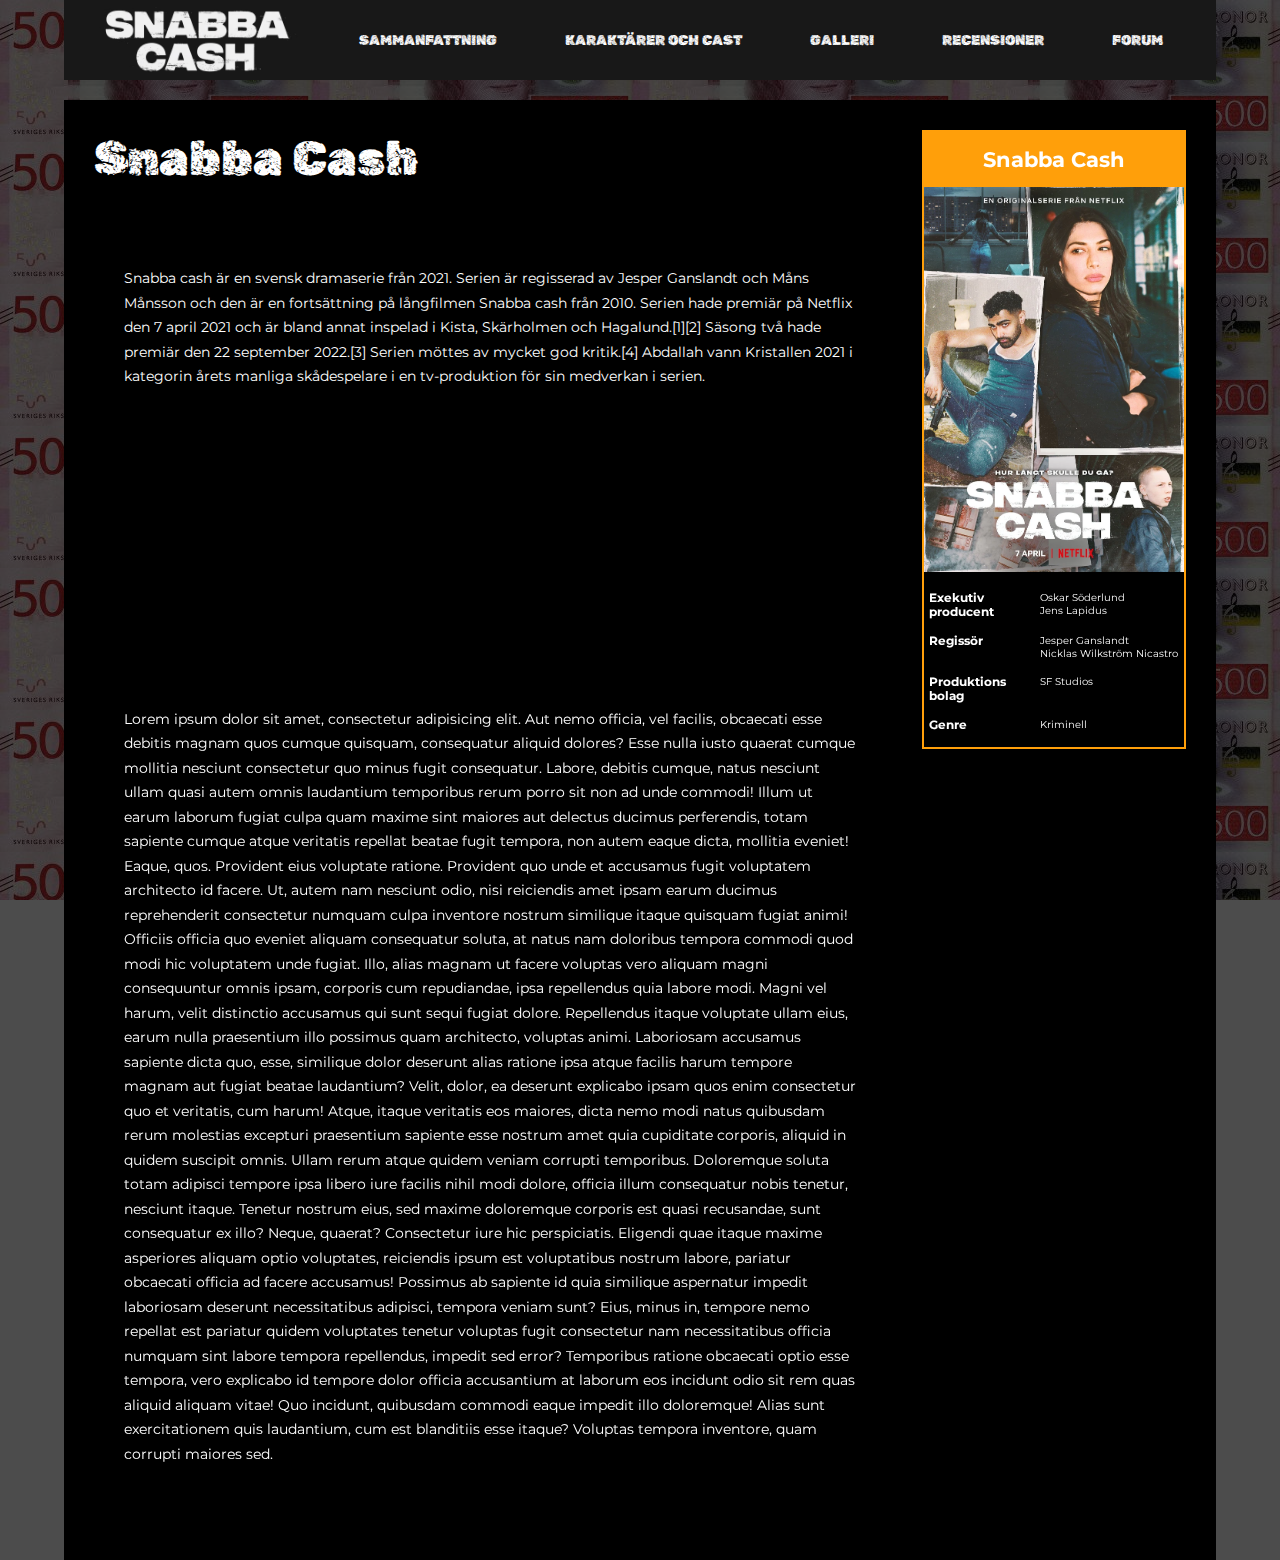
<file: index.html>
<!DOCTYPE html> 
<html lang="en">
    <head>
        <meta charset="UTF-8">
        <meta name="viewport" content="width=device-width, initial-scale=1.0">
        <meta name="keywords" content="HTML, CSS">
        <meta name="description" content="Snabba Cash">
        <link rel="stylesheet" href="css/style.css">
        <link rel="preconnect" href="https://fonts.googleapis.com">
        <link rel="preconnect" href="https://fonts.gstatic.com" crossorigin>
        <link href="https://fonts.googleapis.com/css2?family=Montserrat:wght@400;600&family=Rubik+Distressed&display=swap" rel="stylesheet">
        
        <title>Hem - Snabba Cash</title>
        <link rel="icon" href="./media/img/icon.png">
    </head>


    <body>

        <div class="nav-container"> <!--Container for navigation bar-->

            <nav class="nav">

                <a id="nav-logo" href="./index.html"> <!--Logo /w anchor-->
                    <img id="logo" src="./media/img/logo-transparent.png" alt="Snabba Cash logo">
                </a>

                <div class="menu-toggle" id="menu"> <!--Hamburger bar menu-->
                    <span class="hamburger-bar"></span>
                    <span class="hamburger-bar"></span>
                    <span class="hamburger-bar"></span>
                </div>

                <ul class="btn-container"> <!--List/container for btns-->
                    <li><a href="./plot.html" class="nav-btn">SAMMANFATTNING</a></li>
                    <li><a href="./characters.html" class="nav-btn">KARAKTÄRER OCH CAST</a></li>
                    <li><a href="./gallery.html" class="nav-btn">GALLERI</a></li>
                    <li><a href="./reviews.html" class="nav-btn">RECENSIONER</a></li>
                    <li><a href="./forum.html" class="nav-btn">FORUM</a></li>
                </ul>

            </nav>
    
        </div>
        

        <div class="content-container"> <!--Page content-->

            <div class="content">

                <h1 class="master-title">Snabba Cash</h1>
                
                <main class="main-content-index">
                    <p class="format-article-text" id="article-index">
                            Snabba cash är en svensk dramaserie från 2021. Serien är regisserad av Jesper Ganslandt och Måns Månsson och den är en fortsättning på långfilmen Snabba cash från 2010. Serien hade premiär på Netflix den 7 april 2021 och är bland annat inspelad i Kista, Skärholmen och Hagalund.[1][2] Säsong två hade premiär den 22 september 2022.[3]

                            Serien möttes av mycket god kritik.[4] Abdallah vann Kristallen 2021 i kategorin årets manliga skådespelare i en tv-produktion för sin medverkan i serien.
                    </p>
                    <iframe id="video-season1" class="trailer-frame" width="100%" height="100%" src="https://www.youtube.com/embed/yHFBsGdIBzs" title="Snabba Cash | Official Trailer | Netflix" frameborder="0" allow="accelerometer; autoplay; clipboard-write; encrypted-media; gyroscope; picture-in-picture" allowfullscreen></iframe>
                    <iframe id="video-season2" class="trailer-frame" width="100%" height="100%" src="https://www.youtube.com/embed/6UBogcztd2A" title="Snabba cash: Säsong 2 | Officiell trailer | Netflix" frameborder="0" allow="accelerometer; autoplay; clipboard-write; encrypted-media; gyroscope; picture-in-picture" allowfullscreen></iframe>
                    <p class="format-article-text" id="subarticle-index">Lorem ipsum dolor sit amet, consectetur adipisicing elit. Aut nemo officia, vel facilis, obcaecati esse debitis magnam quos cumque quisquam, consequatur aliquid dolores? Esse nulla iusto quaerat cumque mollitia nesciunt consectetur quo minus fugit consequatur. Labore, debitis cumque, natus nesciunt ullam quasi autem omnis laudantium temporibus rerum porro sit non ad unde commodi! Illum ut earum laborum fugiat culpa quam maxime sint maiores aut delectus ducimus perferendis, totam sapiente cumque atque veritatis repellat beatae fugit tempora, non autem eaque dicta, mollitia eveniet! Eaque, quos. Provident eius voluptate ratione. Provident quo unde et accusamus fugit voluptatem architecto id facere. Ut, autem nam nesciunt odio, nisi reiciendis amet ipsam earum ducimus reprehenderit consectetur numquam culpa inventore nostrum similique itaque quisquam fugiat animi! Officiis officia quo eveniet aliquam consequatur soluta, at natus nam doloribus tempora commodi quod modi hic voluptatem unde fugiat. Illo, alias magnam ut facere voluptas vero aliquam magni consequuntur omnis ipsam, corporis cum repudiandae, ipsa repellendus quia labore modi. Magni vel harum, velit distinctio accusamus qui sunt sequi fugiat dolore. Repellendus itaque voluptate ullam eius, earum nulla praesentium illo possimus quam architecto, voluptas animi. Laboriosam accusamus sapiente dicta quo, esse, similique dolor deserunt alias ratione ipsa atque facilis harum tempore magnam aut fugiat beatae laudantium? Velit, dolor, ea deserunt explicabo ipsam quos enim consectetur quo et veritatis, cum harum! Atque, itaque veritatis eos maiores, dicta nemo modi natus quibusdam rerum molestias excepturi praesentium sapiente esse nostrum amet quia cupiditate corporis, aliquid in quidem suscipit omnis. Ullam rerum atque quidem veniam corrupti temporibus. Doloremque soluta totam adipisci tempore ipsa libero iure facilis nihil modi dolore, officia illum consequatur nobis tenetur, nesciunt itaque. Tenetur nostrum eius, sed maxime doloremque corporis est quasi recusandae, sunt consequatur ex illo? Neque, quaerat? Consectetur iure hic perspiciatis. Eligendi quae itaque maxime asperiores aliquam optio voluptates, reiciendis ipsum est voluptatibus nostrum labore, pariatur obcaecati officia ad facere accusamus! Possimus ab sapiente id quia similique aspernatur impedit laboriosam deserunt necessitatibus adipisci, tempora veniam sunt? Eius, minus in, tempore nemo repellat est pariatur quidem voluptates tenetur voluptas fugit consectetur nam necessitatibus officia numquam sint labore tempora repellendus, impedit sed error? Temporibus ratione obcaecati optio esse tempora, vero explicabo id tempore dolor officia accusantium at laborum eos incidunt odio sit rem quas aliquid aliquam vitae! Quo incidunt, quibusdam commodi eaque impedit illo doloremque! Alias sunt exercitationem quis laudantium, cum est blanditiis esse itaque? Voluptas tempora inventore, quam corrupti maiores sed.</p>
                </main>

                <aside class="info-bar-container"> <!--Info bar (orange outline)-->
                    <div class="info-bar">
                        <h2 class="info-bar-title">Snabba Cash</h2>
                        <img id="cover" src="./media/img/cover.webp" alt="Movie cover">
                        <div class="info-row">
                            <h3 class="info-role">Exekutiv producent</h3>
                            <div class="info-role-exec">
                                <p>Oskar Söderlund</p>
                                <p>Jens Lapidus</p>
                            </div>
                        </div>
                        <div class="info-row">
                            <h3 class="info-role">Regissör</h3>
                            <div class="info-role-exec">
                                <p>Jesper Ganslandt</p>
                                <p>Nicklas Wilkström Nicastro</p>
                            </div>
                        </div>
                        <div class="info-row">
                            <h3 class="info-role">Produktions bolag</h3>
                            <div class="info-role-exec">
                                <p>SF Studios</p>
                            </div>
                        </div>

                        <div class="info-row">
                            <h3 class="info-role">Genre</h3>
                            <div class="info-role-exec">
                                <p>Kriminell</p>
                            </div>
                        </div>
                        
                    </div>
                </aside>
            </div>
        </div>
        
        <div class="footer-container">

        </div>
        


        <script src="./js/app.js"></script>
    </body>
</html>
</file>
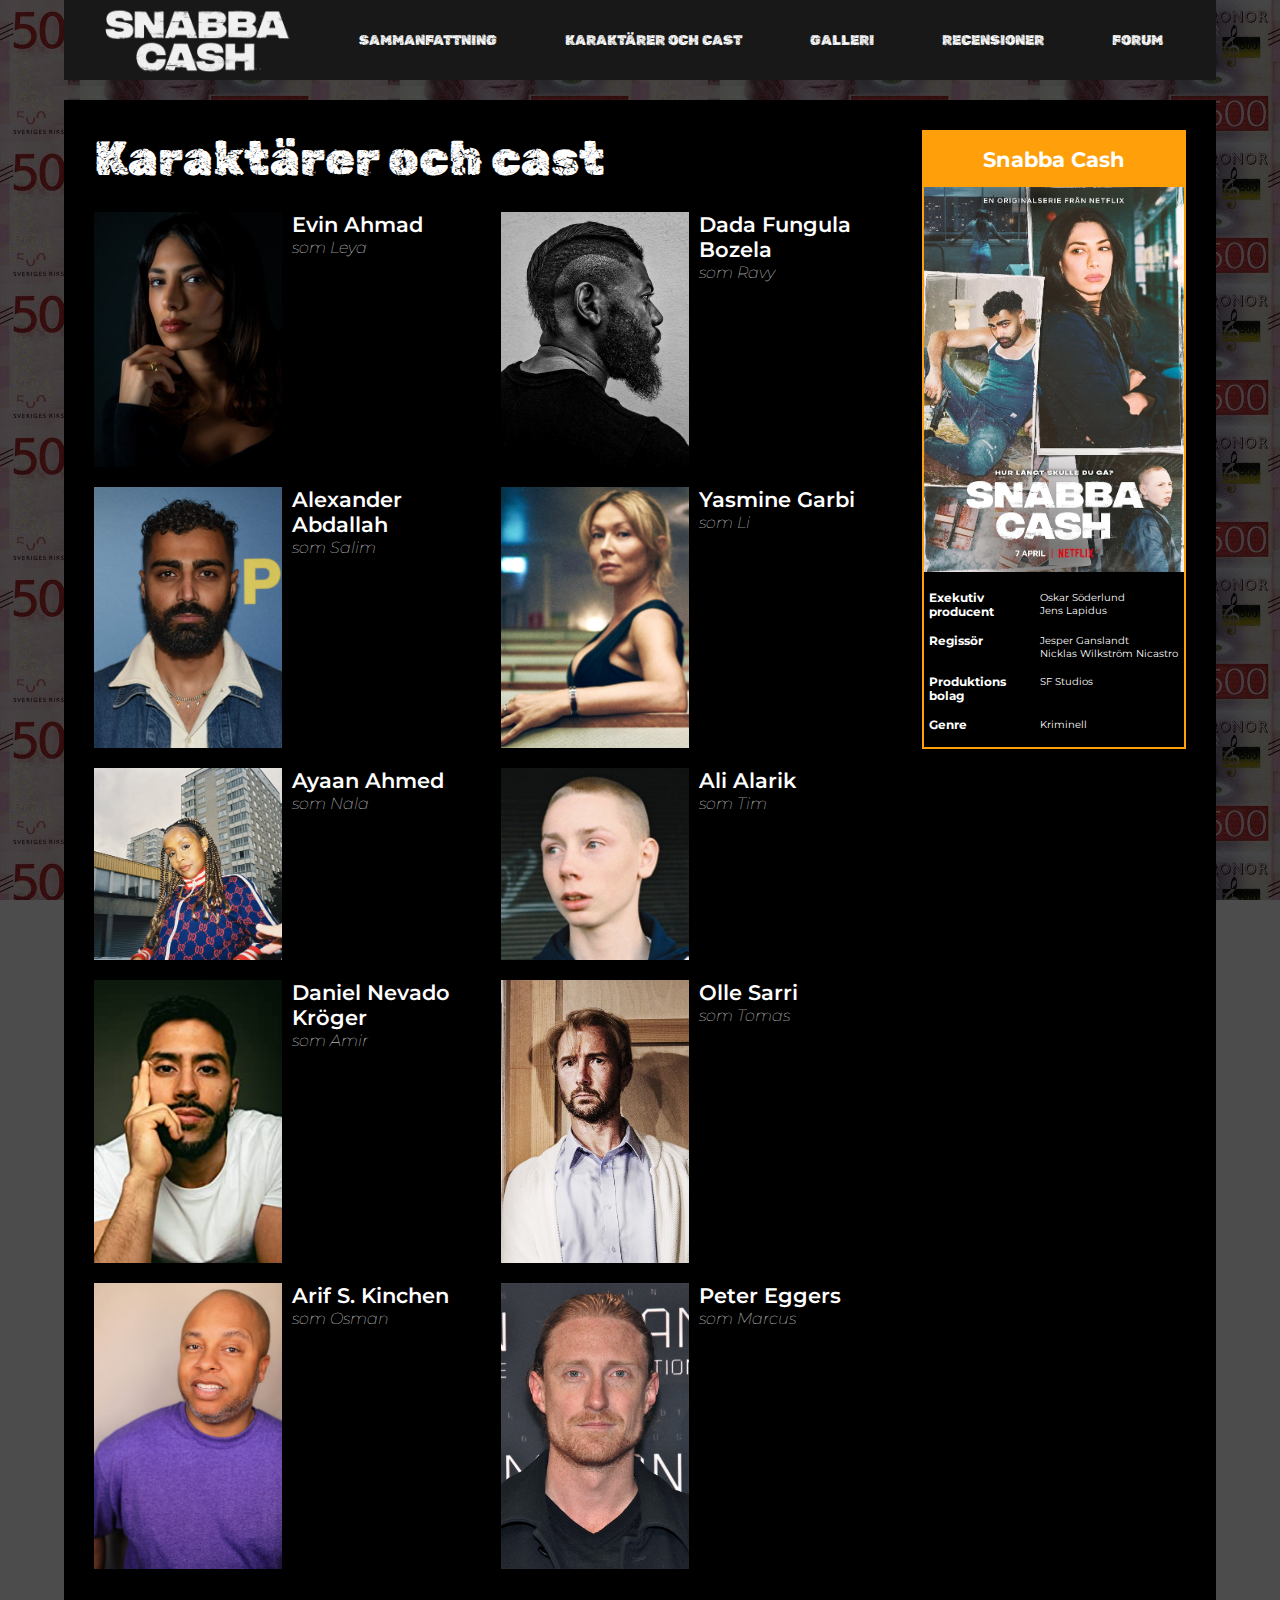
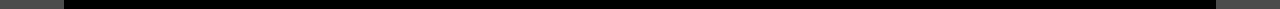
<file: characters.html>
<!DOCTYPE html> 
<html lang="en">
    <head>
        <meta charset="UTF-8">
        <meta name="viewport" content="width=device-width, initial-scale=1.0">
        <meta name="keywords" content="HTML, CSS">
        <meta name="description" content="Snabba Cash">
        <link rel="stylesheet" href="css/style.css">
        <link rel="preconnect" href="https://fonts.googleapis.com">
        <link rel="preconnect" href="https://fonts.gstatic.com" crossorigin>
        <link href="https://fonts.googleapis.com/css2?family=Montserrat:wght@400;600&family=Rubik+Distressed&display=swap" rel="stylesheet">
        
        <title>Karaktärer - Snabba Cash</title>
        <link rel="icon" href="./media/img/icon.png">
    </head>


    <body>

        <div class="nav-container"> <!--Container for navigation bar-->

            <nav class="nav">

                <a id="nav-logo" href="./index.html"> <!--Logo /w anchor-->
                    <img id="logo" src="./media/img/logo-transparent.png" alt="Snabba Cash logo">
                </a>

                <div class="menu-toggle" id="menu"> <!--Hamburger bar menu-->
                    <span class="hamburger-bar"></span>
                    <span class="hamburger-bar"></span>
                    <span class="hamburger-bar"></span>
                </div>

                <ul class="btn-container"> <!--List/container for btns-->
                    <li><a href="./plot.html" class="nav-btn">SAMMANFATTNING</a></li>
                    <li><a href="./characters.html" class="nav-btn">KARAKTÄRER OCH CAST</a></li>
                    <li><a href="./gallery.html" class="nav-btn">GALLERI</a></li>
                    <li><a href="./reviews.html" class="nav-btn">RECENSIONER</a></li>
                    <li><a href="./forum.html" class="nav-btn">FORUM</a></li>
                </ul>

            </nav>
    
        </div>
        

        <div class="content-container"> <!--Page content-->

            <div class="content">

                <h1 class="master-title">Karaktärer och cast</h1>
                
                <main class="main-content-characters">
                    <div class="character-info">
                        <div class="character-img-container">
                            <img src="./media/img/cast/leya.jpg" alt="Leya">
                        </div>
                        <div class="character-name-container">
                            <h2>Evin Ahmad</h2>
                            <h3>som Leya</h3>
                        </div>
                    </div>

                    <div class="character-info">
                        <div class="character-img-container">
                            <img src="./media/img/cast/ravy.jpg" alt="Ravy">
                        </div>
                        <div class="character-name-container">
                            <h2>Dada Fungula Bozela</h2>
                            <h3>som Ravy</h3>
                        </div>
                    </div>

                    <div class="character-info">
                        <div class="character-img-container">
                            <img src="./media/img/cast/salim.jpg" alt="Salim">
                        </div>
                        <div class="character-name-container">
                            <h2>Alexander Abdallah</h2>
                            <h3>som Salim</h3>
                        </div>
                    </div>

                    <div class="character-info">
                        <div class="character-img-container">
                            <img src="./media/img/cast/li.jpg" alt="Li">
                        </div>
                        <div class="character-name-container">
                            <h2>Yasmine Garbi</h2>
                            <h3>som Li</h3>
                        </div>
                    </div>

                    <div class="character-info">
                        <div class="character-img-container">
                            <img src="./media/img/cast/nala.webp" alt="Nala">
                        </div>
                        <div class="character-name-container">
                            <h2>Ayaan Ahmed</h2>
                            <h3>som Nala</h3>
                        </div>
                    </div>

                    <div class="character-info">
                        <div class="character-img-container">
                            <img src="./media/img/cast/tim.jpg" alt="Tim">
                        </div>
                        <div class="character-name-container">
                            <h2>Ali Alarik</h2>
                            <h3>som Tim</h3>
                        </div>
                    </div>

                    <div class="character-info">
                        <div class="character-img-container">
                            <img src="./media/img/cast/amir.jpg" alt="Amir">
                        </div>
                        <div class="character-name-container">
                            <h2>Daniel Nevado Kröger</h2>
                            <h3>som Amir</h3>
                        </div>
                    </div>

                    <div class="character-info">
                        <div class="character-img-container">
                            <img src="./media/img/cast/tomas.jpg" alt="Tomas">
                        </div>
                        <div class="character-name-container">
                            <h2>Olle Sarri</h2>
                            <h3>som Tomas</h3>
                        </div>
                    </div>

                    <div class="character-info">
                        <div class="character-img-container">
                            <img src="./media/img/cast/osman.jpg" alt="Osman">
                        </div>
                        <div class="character-name-container">
                            <h2>Arif S. Kinchen</h2>
                            <h3>som Osman</h3>
                        </div>
                    </div>

                    <div class="character-info">
                        <div class="character-img-container">
                            <img src="./media/img/cast/marcus.jpeg" alt="Marcus">
                        </div>
                        <div class="character-name-container">
                            <h2>Peter Eggers</h2>
                            <h3>som Marcus</h3>
                        </div>
                    </div>
                </main>
                
                <aside class="info-bar-container">
                    <div class="info-bar">
                        <h2 class="info-bar-title">Snabba Cash</h2>
                        <img id="cover" src="./media/img/cover.webp" alt="Movie cover">
                        <div class="info-row">
                            <h3 class="info-role">Exekutiv producent</h3>
                            <div class="info-role-exec">
                                <p>Oskar Söderlund</p>
                                <p>Jens Lapidus</p>
                            </div>
                        </div>
                        <div class="info-row">
                            <h3 class="info-role">Regissör</h3>
                            <div class="info-role-exec">
                                <p>Jesper Ganslandt</p>
                                <p>Nicklas Wilkström Nicastro</p>
                            </div>
                        </div>
                        <div class="info-row">
                            <h3 class="info-role">Produktions bolag</h3>
                            <div class="info-role-exec">
                                <p>SF Studios</p>
                            </div>
                        </div>

                        <div class="info-row">
                            <h3 class="info-role">Genre</h3>
                            <div class="info-role-exec">
                                <p>Kriminell</p>
                            </div>
                        </div>
                        
                    </div>
                </aside>
            </div>
        </div>
        
        <div class="footer-container">

        </div>
        


        <script src="./js/app.js"></script>
    </body>
</html>
</file>
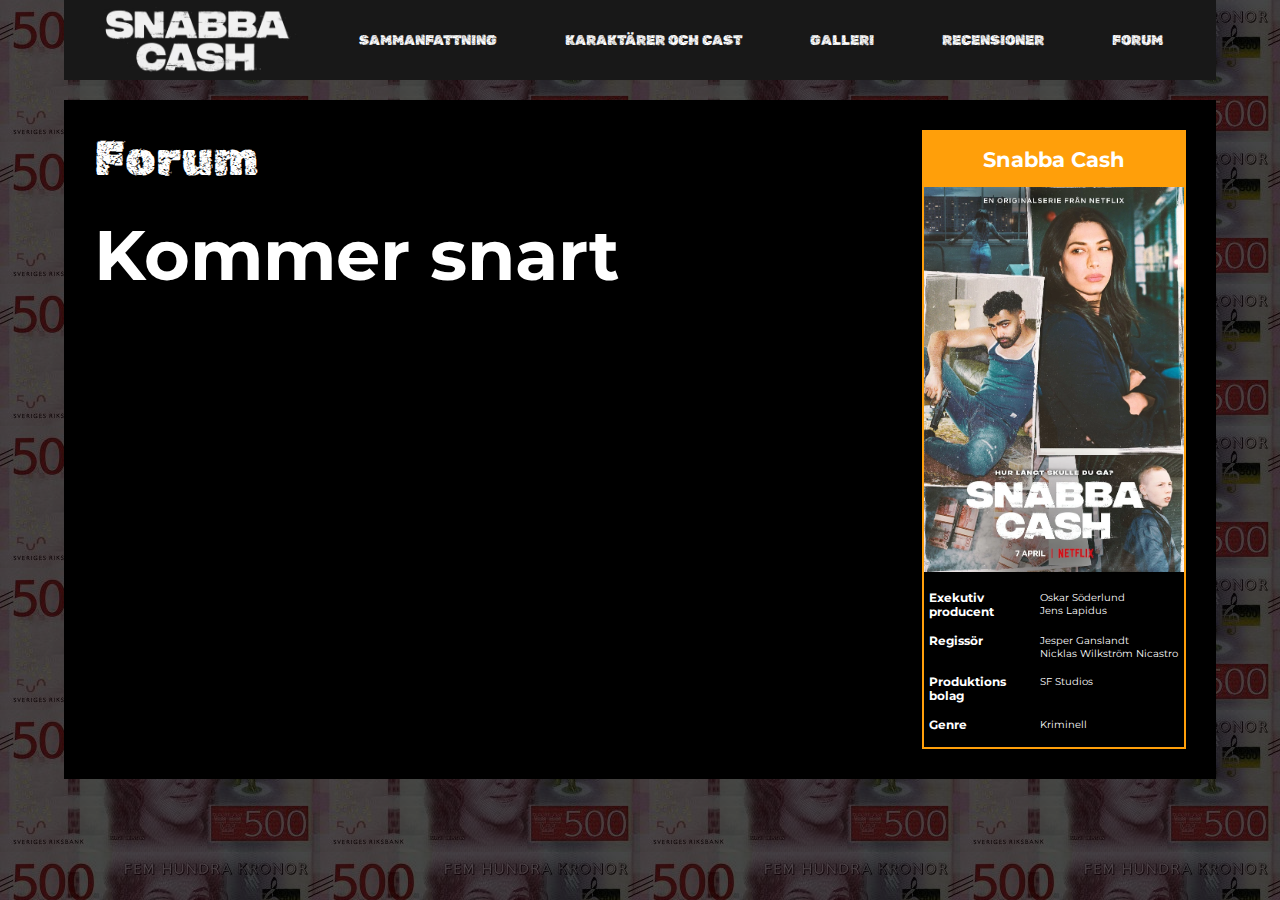
<file: forum.html>
<!DOCTYPE html> 
<html lang="en">
    <head>
        <meta charset="UTF-8">
        <meta name="viewport" content="width=device-width, initial-scale=1.0">
        <meta name="keywords" content="HTML, CSS">
        <meta name="description" content="Snabba Cash">
        <link rel="stylesheet" href="css/style.css">
        <link rel="preconnect" href="https://fonts.googleapis.com">
        <link rel="preconnect" href="https://fonts.gstatic.com" crossorigin>
        <link href="https://fonts.googleapis.com/css2?family=Montserrat:wght@400;600&family=Rubik+Distressed&display=swap" rel="stylesheet">
        
        <title>Forum - Snabba Cash</title>
        <link rel="icon" href="./media/img/icon.png">
    </head>


    <body>

        <div class="nav-container"> <!--Container for navigation bar-->

            <nav class="nav">

                <a id="nav-logo" href="./index.html"> <!--Logo /w anchor-->
                    <img id="logo" src="./media/img/logo-transparent.png" alt="Snabba Cash logo">
                </a>

                <div class="menu-toggle" id="menu"> <!--Hamburger bar menu-->
                    <span class="hamburger-bar"></span>
                    <span class="hamburger-bar"></span>
                    <span class="hamburger-bar"></span>
                </div>

                <ul class="btn-container"> <!--List/container for btns-->
                    <li><a href="./plot.html" class="nav-btn">SAMMANFATTNING</a></li>
                    <li><a href="./characters.html" class="nav-btn">KARAKTÄRER OCH CAST</a></li>
                    <li><a href="./gallery.html" class="nav-btn">GALLERI</a></li>
                    <li><a href="./reviews.html" class="nav-btn">RECENSIONER</a></li>
                    <li><a href="./forum.html" class="nav-btn">FORUM</a></li>
                </ul>

            </nav>
    
        </div>
        

        <div class="content-container"> <!--Page content-->

            <div class="content">

                <h1 class="master-title">Forum</h1>
                
                <main class="main-content-forum">
                    <h1 class="soon">Kommer snart</h1>
                </main>
                
                <aside class="info-bar-container">
                    <div class="info-bar">
                        <h2 class="info-bar-title">Snabba Cash</h2>
                        <img id="cover" src="./media/img/cover.webp" alt="Movie cover">
                        <div class="info-row">
                            <h3 class="info-role">Exekutiv producent</h3>
                            <div class="info-role-exec">
                                <p>Oskar Söderlund</p>
                                <p>Jens Lapidus</p>
                            </div>
                        </div>
                        <div class="info-row">
                            <h3 class="info-role">Regissör</h3>
                            <div class="info-role-exec">
                                <p>Jesper Ganslandt</p>
                                <p>Nicklas Wilkström Nicastro</p>
                            </div>
                        </div>
                        <div class="info-row">
                            <h3 class="info-role">Produktions bolag</h3>
                            <div class="info-role-exec">
                                <p>SF Studios</p>
                            </div>
                        </div>

                        <div class="info-row">
                            <h3 class="info-role">Genre</h3>
                            <div class="info-role-exec">
                                <p>Kriminell</p>
                            </div>
                        </div>
                        
                    </div>
                </aside>
            </div>
        </div>
        
        <div class="footer-container">

        </div>
        


        <script src="./js/app.js"></script>
    </body>
</html>
</file>
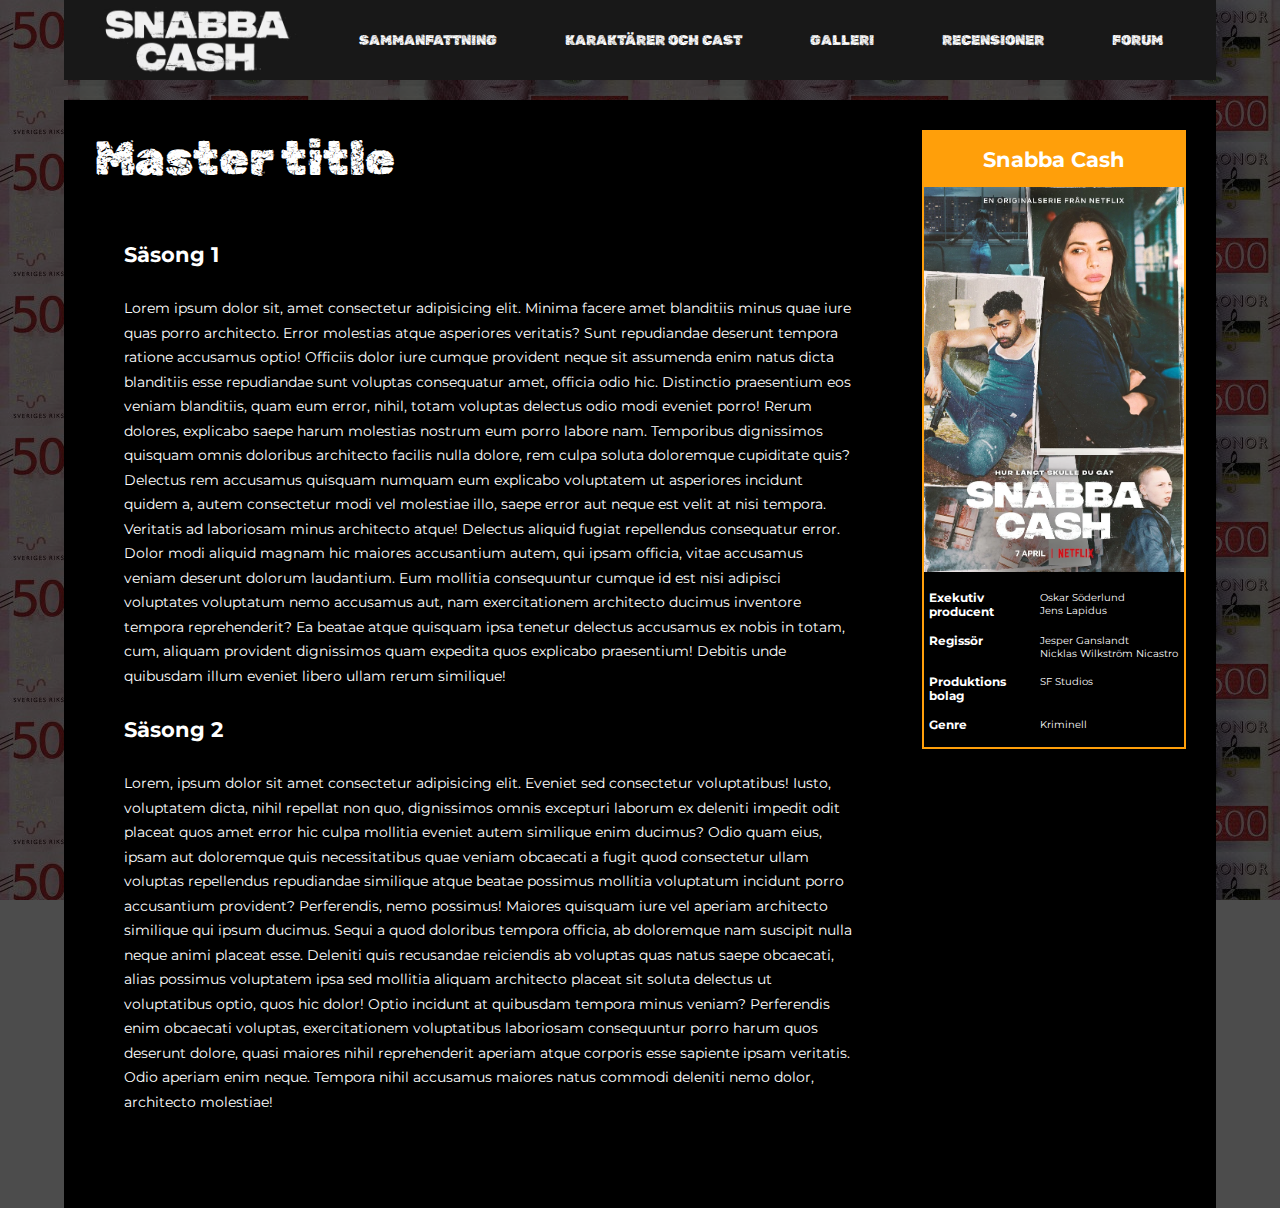
<file: plot.html>
<!DOCTYPE html> 
<html lang="en">
    <head>
        <meta charset="UTF-8">
        <meta name="viewport" content="width=device-width, initial-scale=1.0">
        <meta name="keywords" content="HTML, CSS">
        <meta name="description" content="Snabba Cash">
        <link rel="stylesheet" href="css/style.css">
        <link rel="preconnect" href="https://fonts.googleapis.com">
        <link rel="preconnect" href="https://fonts.gstatic.com" crossorigin>
        <link href="https://fonts.googleapis.com/css2?family=Montserrat:wght@400;600&family=Rubik+Distressed&display=swap" rel="stylesheet">
        
        <title>Sammanfattning - Snabba Cash</title>
        <link rel="icon" href="./media/img/icon.png">
    </head>


    <body>

        <div class="nav-container"> <!--Container for navigation bar-->

            <nav class="nav">

                <a id="nav-logo" href="./index.html"> <!--Logo /w anchor-->
                    <img id="logo" src="./media/img/logo-transparent.png" alt="Snabba Cash logo">
                </a>

                <div class="menu-toggle" id="menu"> <!--Hamburger bar menu-->
                    <span class="hamburger-bar"></span>
                    <span class="hamburger-bar"></span>
                    <span class="hamburger-bar"></span>
                </div>

                <ul class="btn-container"> <!--List/container for btns-->
                    <li><a href="./plot.html" class="nav-btn">SAMMANFATTNING</a></li>
                    <li><a href="./characters.html" class="nav-btn">KARAKTÄRER OCH CAST</a></li>
                    <li><a href="./gallery.html" class="nav-btn">GALLERI</a></li>
                    <li><a href="./reviews.html" class="nav-btn">RECENSIONER</a></li>
                    <li><a href="./forum.html" class="nav-btn">FORUM</a></li>
                </ul>

            </nav>
    
        </div>
        

        <div class="content-container"> <!--Page content-->

            <div class="content">

                <h1 class="master-title">Master title</h1>
                
                <main class="main-content-index">
                    <h2>Säsong 1</h2>
                    <p class="format-article-text">Lorem ipsum dolor sit, amet consectetur adipisicing elit. Minima facere amet blanditiis minus quae iure quas porro architecto. Error molestias atque asperiores veritatis? Sunt repudiandae deserunt tempora ratione accusamus optio! Officiis dolor iure cumque provident neque sit assumenda enim natus dicta blanditiis esse repudiandae sunt voluptas consequatur amet, officia odio hic. Distinctio praesentium eos veniam blanditiis, quam eum error, nihil, totam voluptas delectus odio modi eveniet porro! Rerum dolores, explicabo saepe harum molestias nostrum eum porro labore nam. Temporibus dignissimos quisquam omnis doloribus architecto facilis nulla dolore, rem culpa soluta doloremque cupiditate quis? Delectus rem accusamus quisquam numquam eum explicabo voluptatem ut asperiores incidunt quidem a, autem consectetur modi vel molestiae illo, saepe error aut neque est velit at nisi tempora. Veritatis ad laboriosam minus architecto atque! Delectus aliquid fugiat repellendus consequatur error. Dolor modi aliquid magnam hic maiores accusantium autem, qui ipsam officia, vitae accusamus veniam deserunt dolorum laudantium. Eum mollitia consequuntur cumque id est nisi adipisci voluptates voluptatum nemo accusamus aut, nam exercitationem architecto ducimus inventore tempora reprehenderit? Ea beatae atque quisquam ipsa tenetur delectus accusamus ex nobis in totam, cum, aliquam provident dignissimos quam expedita quos explicabo praesentium! Debitis unde quibusdam illum eveniet libero ullam rerum similique!</p>
                    <h2>Säsong 2</h2>
                    <p class="format-article-text">Lorem, ipsum dolor sit amet consectetur adipisicing elit. Eveniet sed consectetur voluptatibus! Iusto, voluptatem dicta, nihil repellat non quo, dignissimos omnis excepturi laborum ex deleniti impedit odit placeat quos amet error hic culpa mollitia eveniet autem similique enim ducimus? Odio quam eius, ipsam aut doloremque quis necessitatibus quae veniam obcaecati a fugit quod consectetur ullam voluptas repellendus repudiandae similique atque beatae possimus mollitia voluptatum incidunt porro accusantium provident? Perferendis, nemo possimus! Maiores quisquam iure vel aperiam architecto similique qui ipsum ducimus. Sequi a quod doloribus tempora officia, ab doloremque nam suscipit nulla neque animi placeat esse. Deleniti quis recusandae reiciendis ab voluptas quas natus saepe obcaecati, alias possimus voluptatem ipsa sed mollitia aliquam architecto placeat sit soluta delectus ut voluptatibus optio, quos hic dolor! Optio incidunt at quibusdam tempora minus veniam? Perferendis enim obcaecati voluptas, exercitationem voluptatibus laboriosam consequuntur porro harum quos deserunt dolore, quasi maiores nihil reprehenderit aperiam atque corporis esse sapiente ipsam veritatis. Odio aperiam enim neque. Tempora nihil accusamus maiores natus commodi deleniti nemo dolor, architecto molestiae!</p>
                </main>
                
                <aside class="info-bar-container">
                    <div class="info-bar">
                        <h2 class="info-bar-title">Snabba Cash</h2>
                        <img id="cover" src="./media/img/cover.webp" alt="Movie cover">
                        <div class="info-row">
                            <h3 class="info-role">Exekutiv producent</h3>
                            <div class="info-role-exec">
                                <p>Oskar Söderlund</p>
                                <p>Jens Lapidus</p>
                            </div>
                        </div>
                        <div class="info-row">
                            <h3 class="info-role">Regissör</h3>
                            <div class="info-role-exec">
                                <p>Jesper Ganslandt</p>
                                <p>Nicklas Wilkström Nicastro</p>
                            </div>
                        </div>
                        <div class="info-row">
                            <h3 class="info-role">Produktions bolag</h3>
                            <div class="info-role-exec">
                                <p>SF Studios</p>
                            </div>
                        </div>

                        <div class="info-row">
                            <h3 class="info-role">Genre</h3>
                            <div class="info-role-exec">
                                <p>Kriminell</p>
                            </div>
                        </div>
                        
                    </div>
                </aside>
            </div>
        </div>
        
        <div class="footer-container">

        </div>
        


        <script src="./js/app.js"></script>
    </body>
</html>
</file>
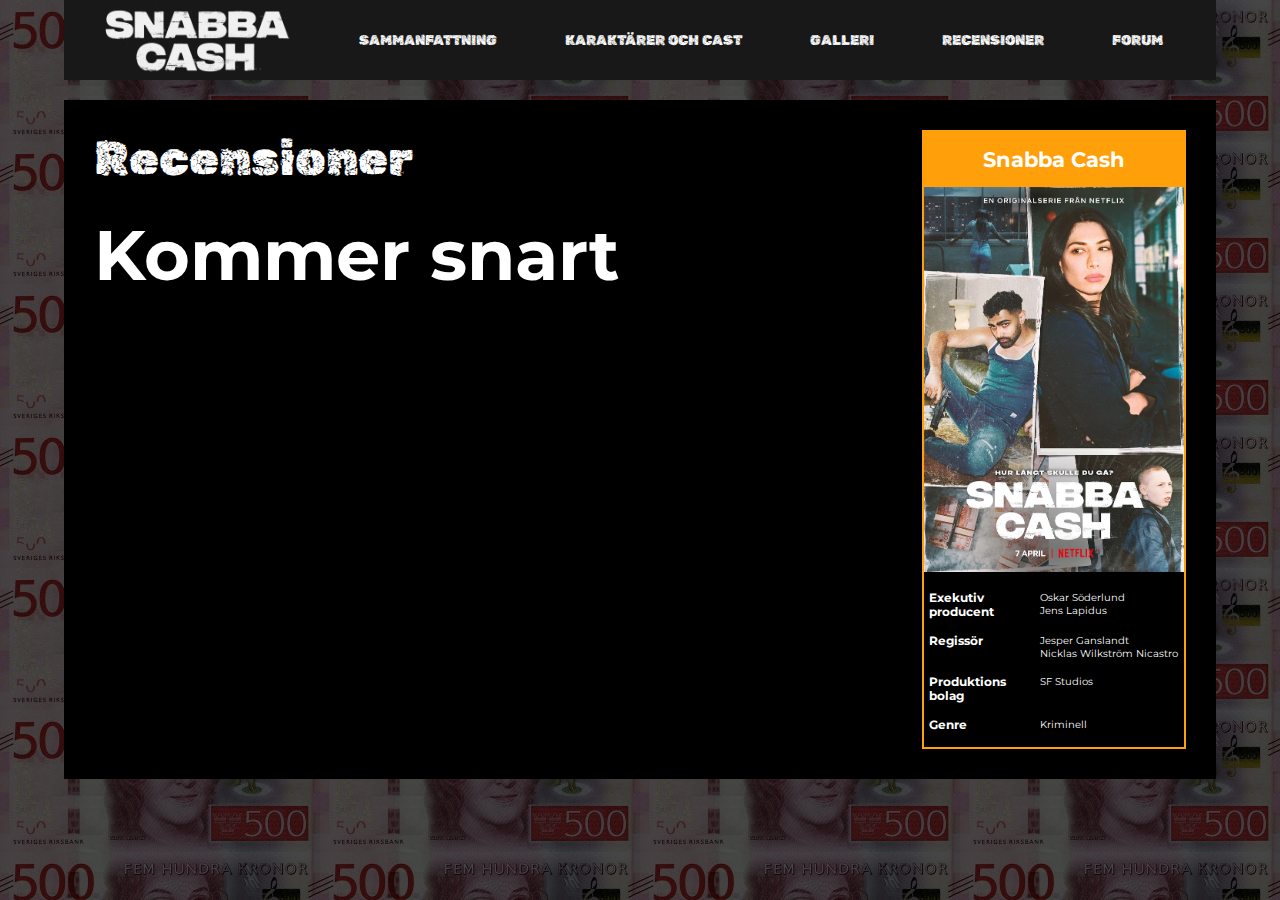
<file: reviews.html>
<!DOCTYPE html> 
<html lang="en">
    <head>
        <meta charset="UTF-8">
        <meta name="viewport" content="width=device-width, initial-scale=1.0">
        <meta name="keywords" content="HTML, CSS">
        <meta name="description" content="Snabba Cash">
        <link rel="stylesheet" href="css/style.css">
        <link rel="preconnect" href="https://fonts.googleapis.com">
        <link rel="preconnect" href="https://fonts.gstatic.com" crossorigin>
        <link href="https://fonts.googleapis.com/css2?family=Montserrat:wght@400;600&family=Rubik+Distressed&display=swap" rel="stylesheet">
        
        <title>Recensioner - Snabba Cash</title>
        <link rel="icon" href="./media/img/icon.png">
    </head>


    <body>

        <div class="nav-container"> <!--Container for navigation bar-->

            <nav class="nav">

                <a id="nav-logo" href="./index.html"> <!--Logo /w anchor-->
                    <img id="logo" src="./media/img/logo-transparent.png" alt="Snabba Cash logo">
                </a>

                <div class="menu-toggle" id="menu"> <!--Hamburger bar menu-->
                    <span class="hamburger-bar"></span>
                    <span class="hamburger-bar"></span>
                    <span class="hamburger-bar"></span>
                </div>

                <ul class="btn-container"> <!--List/container for btns-->
                    <li><a href="./plot.html" class="nav-btn">SAMMANFATTNING</a></li>
                    <li><a href="./characters.html" class="nav-btn">KARAKTÄRER OCH CAST</a></li>
                    <li><a href="./gallery.html" class="nav-btn">GALLERI</a></li>
                    <li><a href="./reviews.html" class="nav-btn">RECENSIONER</a></li>
                    <li><a href="./forum.html" class="nav-btn">FORUM</a></li>
                </ul>

            </nav>
    
        </div>
        

        <div class="content-container"> <!--Page content-->

            <div class="content">

                <h1 class="master-title">Recensioner</h1>
                
                <main class="main-content-review">
                    <h1 class="soon">Kommer snart</h1>
                </main>
                
                <aside class="info-bar-container">
                    <div class="info-bar">
                        <h2 class="info-bar-title">Snabba Cash</h2>
                        <img id="cover" src="./media/img/cover.webp" alt="Movie cover">
                        <div class="info-row">
                            <h3 class="info-role">Exekutiv producent</h3>
                            <div class="info-role-exec">
                                <p>Oskar Söderlund</p>
                                <p>Jens Lapidus</p>
                            </div>
                        </div>
                        <div class="info-row">
                            <h3 class="info-role">Regissör</h3>
                            <div class="info-role-exec">
                                <p>Jesper Ganslandt</p>
                                <p>Nicklas Wilkström Nicastro</p>
                            </div>
                        </div>
                        <div class="info-row">
                            <h3 class="info-role">Produktions bolag</h3>
                            <div class="info-role-exec">
                                <p>SF Studios</p>
                            </div>
                        </div>

                        <div class="info-row">
                            <h3 class="info-role">Genre</h3>
                            <div class="info-role-exec">
                                <p>Kriminell</p>
                            </div>
                        </div>
                        
                    </div>
                </aside>
            </div>
        </div>
        
        <div class="footer-container">

        </div>
        


        <script src="./js/app.js"></script>
    </body>
</html>
</file>
<file: css/style.css>
/*Generic*/
* {
    box-sizing: border-box;
    padding: 0;
    margin: 0;
    font-family: 'Montserrat';
    color: var(--white);
    
}

/*Background*/
body {
    background-image: url(../media/img/500sek.jpeg);
    background-color: rgba(0, 0, 0, 0.7);
    background-blend-mode: color;
    background-attachment: fixed;

    font-size: 14px;
}

/*Color variables*/
:root {
    --black: #000000;
    --gray: #181818;
    --orange: #ff9f0a;
    --blue: #0a84ff;
    --white: #ffffff;
}

.nav-container {
    background-color: #181818;
    position: fixed;
    left: 5%;
    right: 5%;
    z-index: 1;
    max-width: 1890px;

}

/*Navigation bar with a grid containing the logo and nav btns*/
.nav {
    display: grid;
    grid-template-columns: 0.2fr auto 1fr;
    align-items: center;
    height: 80px;
    width: 95%;
    max-width: 1890px;
    margin: 0 auto;
}

/*Grid for the btns*/
.btn-container {
    display: grid;
    grid-template-columns: repeat(5, auto);
    list-style: none;
    text-align: center;
    justify-self: end;
    gap: 20px;
    z-index: 1;
    
}

/*Styling for the nav btns*/
.nav-btn {
    color: white;
    font-family: 'Rubik Distressed';
    padding: 10px 24px;
    text-align: center;
    text-decoration: none;
    font-size: 14px;
    white-space: nowrap;
}

/*Effect when hovering over a nav btn*/
.nav-btn:hover {
    color: #ff9f0a;
    transition: all 0.2s ease-out;
}

/*Styling for the logo image*/
#logo {
    width: 200px;
    margin: 5px;
}

#nav-logo {
    display: flex;
    justify-self: start;
}

/*Styling for the graphics of the hamburger bar*/
.menu-toggle .hamburger-bar{
    width: 25px;
    height: 3px;
    margin: 5px auto;
    transition: all 0.3s ease-in-out;
    background: white;
}

/*----------*/

/*Main content of the page*/

/*Background for the content*/
.content-container {
    background-color: var(--black);
    top: 100px;
    left: 5%;
    right: 5%;
    position: absolute;
    top: 100px;
    max-width: 1890px;

}

/*Main page content styling and grid*/

.content {
    display: grid;
    grid-template-columns: 1fr 294px;
    grid-auto-rows: auto;
    margin: 30px;
    grid-gap: 5px;
}

.info-bar-container {
    grid-column: -2 / -1;
    grid-row: 1 / 5;
}

.info-bar {
    display: block;
    position: static;
    clear: right;
    float: right;
    border: 2px #ff9f0a solid;
    margin-left: 30px;
}

.master-title {
    font-family: 'Rubik Distressed';
    font-size: 48px;
    font-weight: normal;
    margin-bottom: 20px;
    grid-column: 1 / -2;
}

.format-article-text {
    font-size: inherit;
    font-weight: 400;
    line-height: 1.75;
    margin: 24px 0 24px 0;
    overflow-wrap: break-word;
    grid-column: 1 / -1;
}

/*index.html*/

.main-content-index {
    display: grid;
    grid-template-columns: 1fr 1fr;
    grid-auto-rows: auto;
    margin: 30px;
    grid-gap: 5px;
}

.trailer-frame {
    overflow: hidden;
    width: 100%;
    height: 260px;
}

#video-season1 {
    grid-column: 1 / 2;
}

#video-season2 {
    grid-column: 2 / -2;
}

/*----------*/

/*Styling for the info box*/
.info-bar-title {
    background-color: var(--orange);
    padding: 15px;
    text-align: center;
}

#cover {
    width: 260px;
}

.info-row {
    display: grid;
    grid-template-columns: 0.8fr 1fr;
    font-size: 10px;
    margin: 15px 5px 15px 5px;
}
/*----------*/



/*gallery.html*/

.gallery-container {
    display: grid;
    gap: 10px;
    grid-template-columns: repeat(auto-fit, minmax(200px, 1fr));
    grid-auto-rows: 150px;
    grid-auto-flow: dense;
}

.big-img {
    grid-column: span 2;
    grid-row: span 2;
}

.horizontal-img {
    grid-column: span 2;
}

.vertical-img {
    grid-row: span 2
}

.gallery-img {
    width: 100%;
    height: 100%;
    object-fit: cover;
}
/*----------*/

/*characters.html*/

.main-content-characters {
    display: grid;
    grid-template-columns: 1fr 1fr;
    gap: 20px;
}

.character-info {
    display: grid;
    grid-template-columns: 1fr 1fr;
    grid-auto-rows: auto;
    gap: 10px;
}

.character-name-container {
    gap: 10px;
}

.character-info h2 {
    font-weight: 600;
}

.character-info h3 {
    font-weight: 100;
    font-style: italic;
}

.character-img-container {
    grid-column: 1;
    grid-row: 1 / 2;
}

.character-img-container img {
    width: 100%;
    height: 100%;
    object-fit: cover;
}


/* forum.html */
.soon {
    font-size: 500%;
}



/*MEDIA QUERIES*/

/*Smaller laptop*/
@media screen and (max-width: 1220px) {
    .nav-container {
        position: fixed;
        z-index: 1;
        left: 0%;
        right: 0%;
    }

    .content-container {
        left: 0%;
        right: 0%;
        top: 80px;
    }
}

/*Smaller laptop*/
@media screen and (max-width: 1110px) {

    .btn-container {
        display: grid;
        grid-template-columns: auto;
        background: #181818;
        margin: 0;
        width: 100%;
        position: absolute;
        top: 80px;
        left: -100%;
        opacity: 0;
        transition: all 0.5s ease;
    }

    .nav-btn {
        color: white;
        border: none;
        padding: 8px 20px;
        text-align: center;
        text-decoration: none;
        font-size: 24px;
        white-space: nowrap;
        border-radius: 4px;
        text-align: center;
        line-height: 60px;
        width: 100%;
        display: table;
    }

    .nav-btn:hover {
        color: white;
        background-color: #ff9f0a;
        transition: all 0.2s ease-out;
        border: none;
    }

    #nav-logo {
        margin-left: 20px;
    }

    .btn-container.active {
        background: #181818;
        left: 0;
        opacity: 1;
        transition: all 0.5s ease;
        z-index: 1;
    }

    .nav {
        width: 100%;
    }

    #menu {
        position: absolute;
        top: 30%;
        right: 5%;
        
    }

    .menu-toggle .hamburger-bar {
        display: block;
        cursor: pointer;
    }

    .menu-toggle:hover {
        cursor: pointer;
    }

    #menu.is-active .hamburger-bar:nth-child(2) {
        opacity: 0;
    }

    #menu.is-active .hamburger-bar:nth-child(1) {
        transform: translateY(8px) rotate(45deg);
    }

    #menu.is-active .hamburger-bar:nth-child(3) {
        transform: translateY(-8px) rotate(-45deg);
    }

}

/*Tablet*/
@media screen and (max-width: 900px) {

    .content {
        display: grid;
        grid-template-columns: 1fr 294px;
        grid-auto-rows: auto;
        margin: 30px;
        grid-gap: 5px;
    }

    .main-content-index {
        grid-template-columns: 1fr
    }
    
    .info-bar-container {
        grid-column: -2 / -1;
        grid-row: 1 / 5;
    }
    
    .master-title {
        grid-column: 1 / -2;
    }
    
    .format-article-text {
        grid-column: 1 / -2;
    }
    
    .trailer-frame {
        overflow: hidden;
        width: 100%;
        height: 320px;
    }
    
    #video-season1 {
        grid-column: 1 / -2;
    }
    
    #video-season2 {
        grid-column: 1 / -2;
    }

    /*index.html*/

    .main-content-index {
        margin: 0px;
    }

    /*gallery.html*/
    .gallery-container {
        display: grid;
        gap: 10px;
        grid-template-columns: 1fr;
        grid-auto-rows: auto;
        grid-auto-flow: dense;
    }

    .big-img {
        grid-column: 1;
        grid-row: span 2;
    }
    
    .horizontal-img {
        grid-column: 1;
    }
    
    .vertical-img {
        grid-row: span 2;
    }


    /*characters.html*/
    .main-content-characters {
        grid-template-columns: 1fr;
    }

}



/*Phone*/
@media screen and (min-width: 0px) and (max-width: 540px) {

    .content {
        display: grid;
        grid-template-columns: 1fr;
        grid-auto-rows: auto;
        margin: 30px;
        grid-gap: 5px;
    }

    .info-bar-container {
        display: grid;
        grid-row: 6 / 7;
    }

    .info-bar {
        justify-self: center;
        margin: 0;
    }
}
</file>
